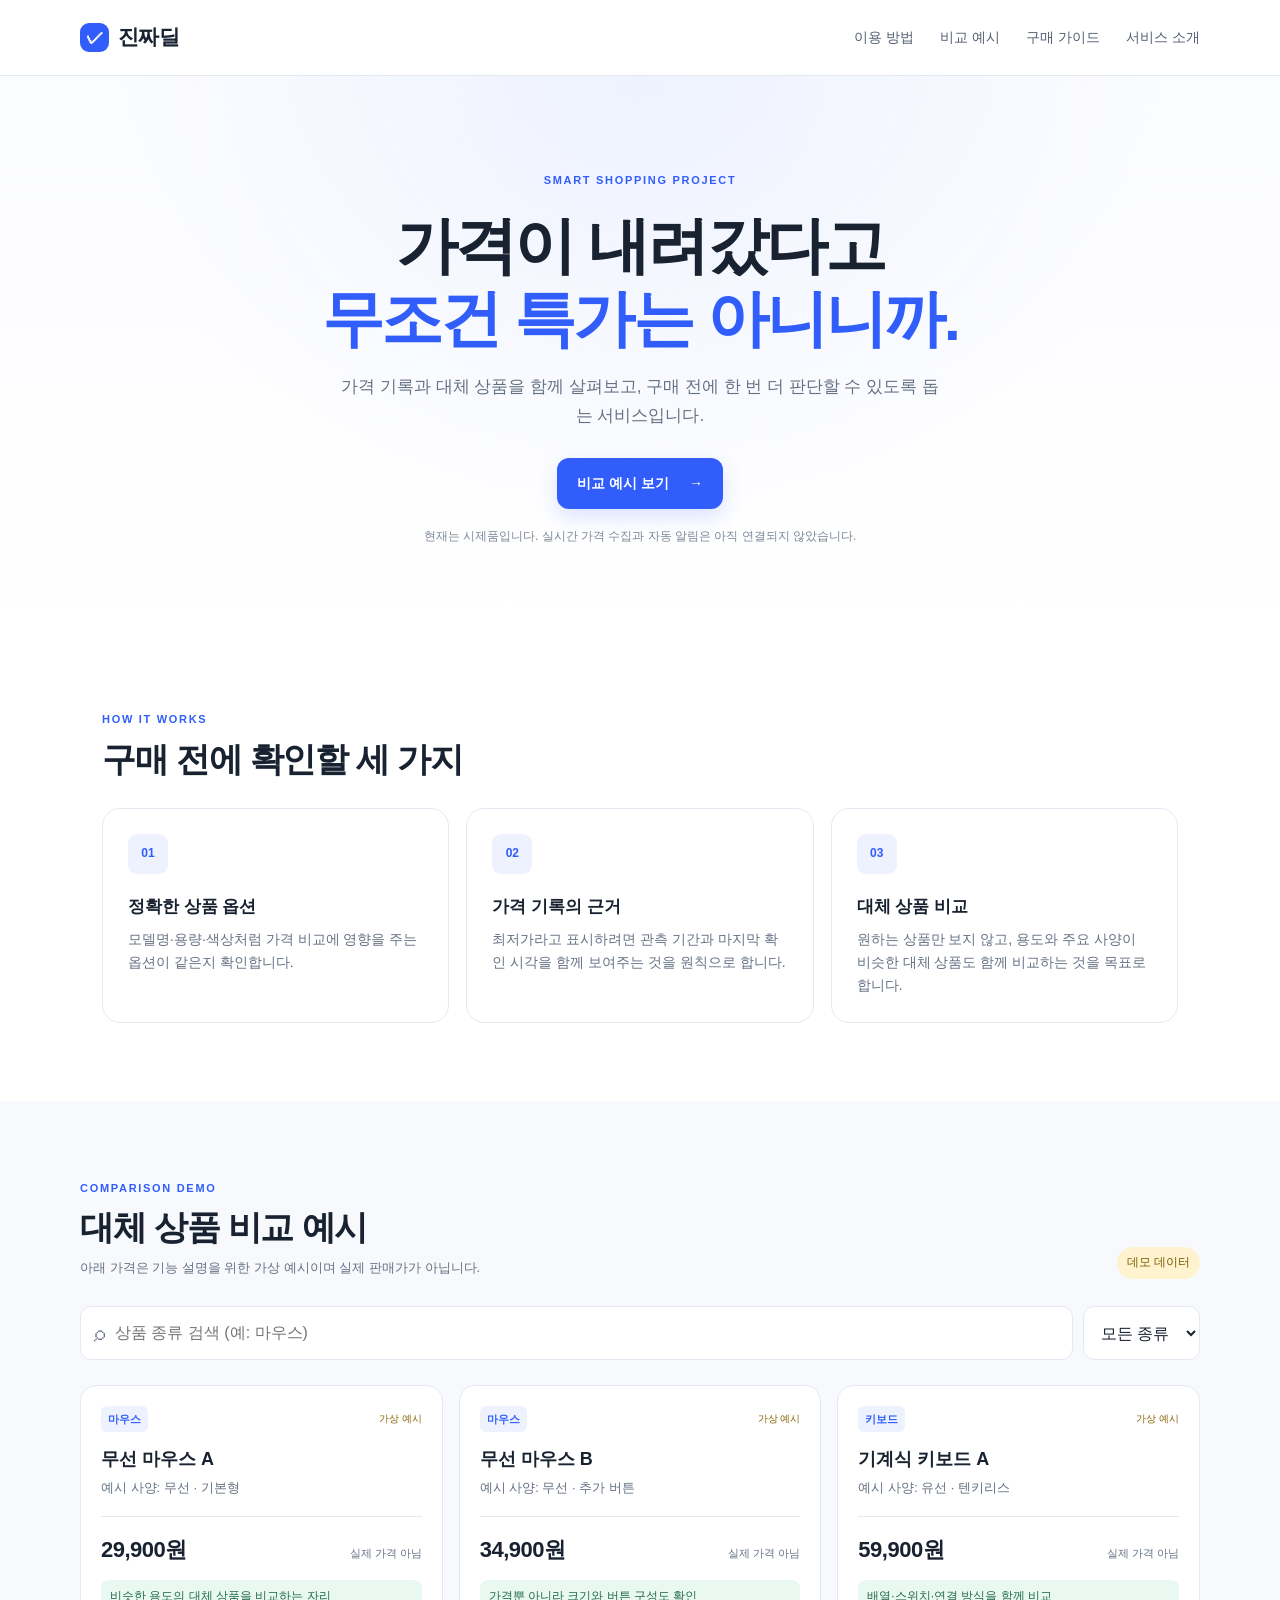
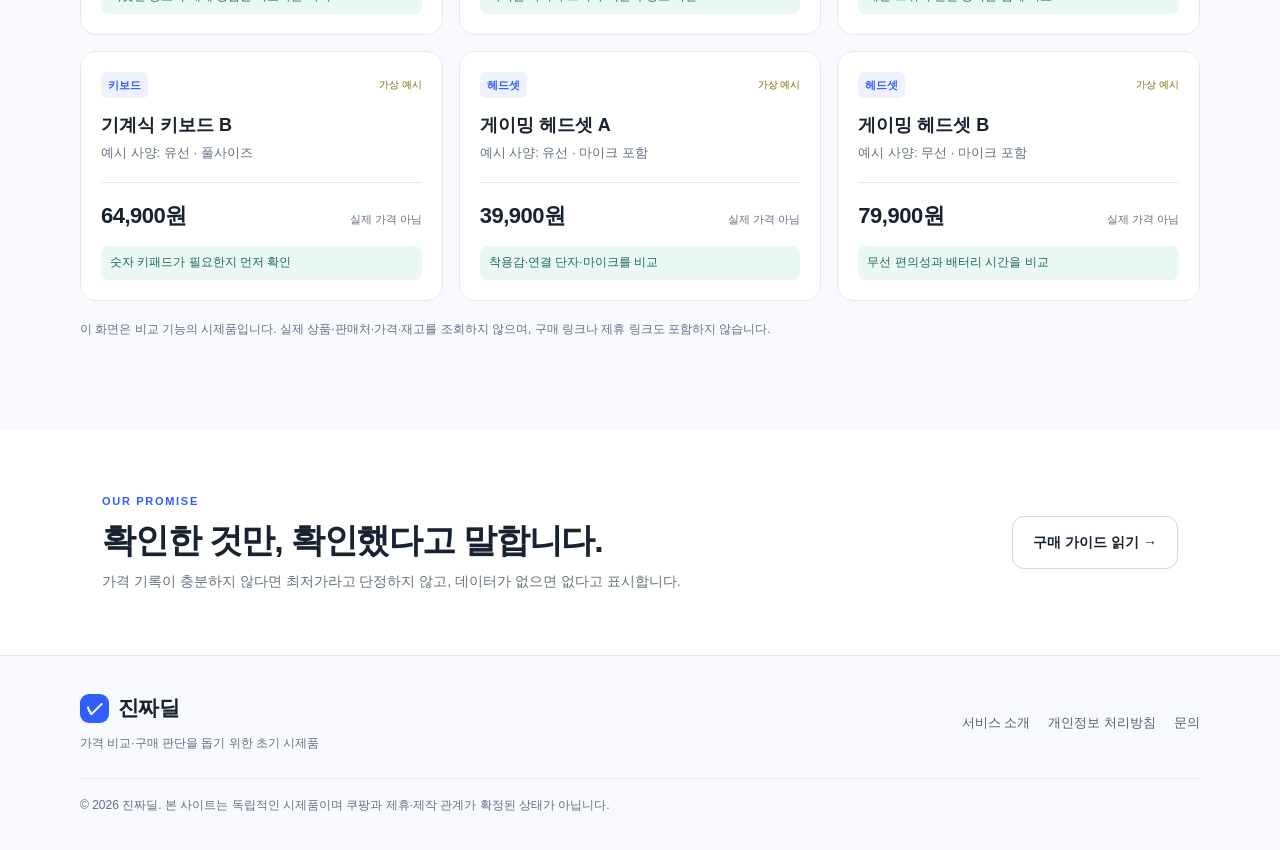
<file: index.html>
<!doctype html>
<html lang="ko">
<head>
  <meta charset="utf-8">
  <meta name="viewport" content="width=device-width, initial-scale=1">
  <meta name="description" content="원하는 상품의 가격을 비교하고, 구매 전에 확인할 기준을 알아보는 가격 정보 서비스 진짜딜의 시제품입니다.">
  <title>진짜딜 | 가격을 비교하고, 이유를 확인하다</title>
  <link rel="stylesheet" href="style.css">
</head>
<body>
<header class="site-header">
  <a class="brand" href="index.html"><span class="brand-mark">✓</span> 진짜딜</a>
  <nav><a href="#how">이용 방법</a><a href="#compare">비교 예시</a><a href="guide.html">구매 가이드</a><a href="about.html">서비스 소개</a></nav>
</header>
<main>
  <section class="hero">
    <div class="eyebrow">SMART SHOPPING PROJECT</div>
    <h1>가격이 내려갔다고<br><span>무조건 특가는 아니니까.</span></h1>
    <p>가격 기록과 대체 상품을 함께 살펴보고, 구매 전에 한 번 더 판단할 수 있도록 돕는 서비스입니다.</p>
    <a class="primary-button" href="#compare">비교 예시 보기 <span aria-hidden="true">→</span></a>
    <div class="hero-note">현재는 시제품입니다. 실시간 가격 수집과 자동 알림은 아직 연결되지 않았습니다.</div>
  </section>

  <section class="section" id="how">
    <div class="section-heading"><div><div class="eyebrow">HOW IT WORKS</div><h2>구매 전에 확인할 세 가지</h2></div></div>
    <div class="feature-grid">
      <article class="feature"><div class="feature-icon">01</div><h3>정확한 상품 옵션</h3><p>모델명·용량·색상처럼 가격 비교에 영향을 주는 옵션이 같은지 확인합니다.</p></article>
      <article class="feature"><div class="feature-icon">02</div><h3>가격 기록의 근거</h3><p>최저가라고 표시하려면 관측 기간과 마지막 확인 시각을 함께 보여주는 것을 원칙으로 합니다.</p></article>
      <article class="feature"><div class="feature-icon">03</div><h3>대체 상품 비교</h3><p>원하는 상품만 보지 않고, 용도와 주요 사양이 비슷한 대체 상품도 함께 비교하는 것을 목표로 합니다.</p></article>
    </div>
  </section>

  <section class="section compare-section" id="compare">
    <div class="section-heading"><div><div class="eyebrow">COMPARISON DEMO</div><h2>대체 상품 비교 예시</h2><p class="section-desc">아래 가격은 기능 설명을 위한 가상 예시이며 실제 판매가가 아닙니다.</p></div><span class="demo-tag">데모 데이터</span></div>
    <div class="toolbar"><label class="search-box"><span>⌕</span><input id="search" type="search" placeholder="상품 종류 검색 (예: 마우스)" aria-label="상품 종류 검색"></label><select id="category" aria-label="상품 종류 선택"><option value="all">모든 종류</option><option value="mouse">마우스</option><option value="keyboard">키보드</option><option value="headset">헤드셋</option></select></div>
    <div id="product-grid" class="product-grid"></div>
    <p class="fine-print">이 화면은 비교 기능의 시제품입니다. 실제 상품·판매처·가격·재고를 조회하지 않으며, 구매 링크나 제휴 링크도 포함하지 않습니다.</p>
  </section>

  <section class="cta">
    <div><div class="eyebrow">OUR PROMISE</div><h2>확인한 것만, 확인했다고 말합니다.</h2><p>가격 기록이 충분하지 않다면 최저가라고 단정하지 않고, 데이터가 없으면 없다고 표시합니다.</p></div>
    <a class="outline-button" href="guide.html">구매 가이드 읽기 →</a>
  </section>
</main>
<footer class="site-footer">
  <div><a class="brand" href="index.html"><span class="brand-mark">✓</span> 진짜딜</a><p>가격 비교·구매 판단을 돕기 위한 초기 시제품</p></div>
  <div class="footer-links"><a href="about.html">서비스 소개</a><a href="privacy.html">개인정보 처리방침</a><a href="contact.html">문의</a></div>
  <p class="copyright">© 2026 진짜딜. 본 사이트는 독립적인 시제품이며 쿠팡과 제휴·제작 관계가 확정된 상태가 아닙니다.</p>
</footer>
<script src="app.js"></script>
</body>
</html>
</file>
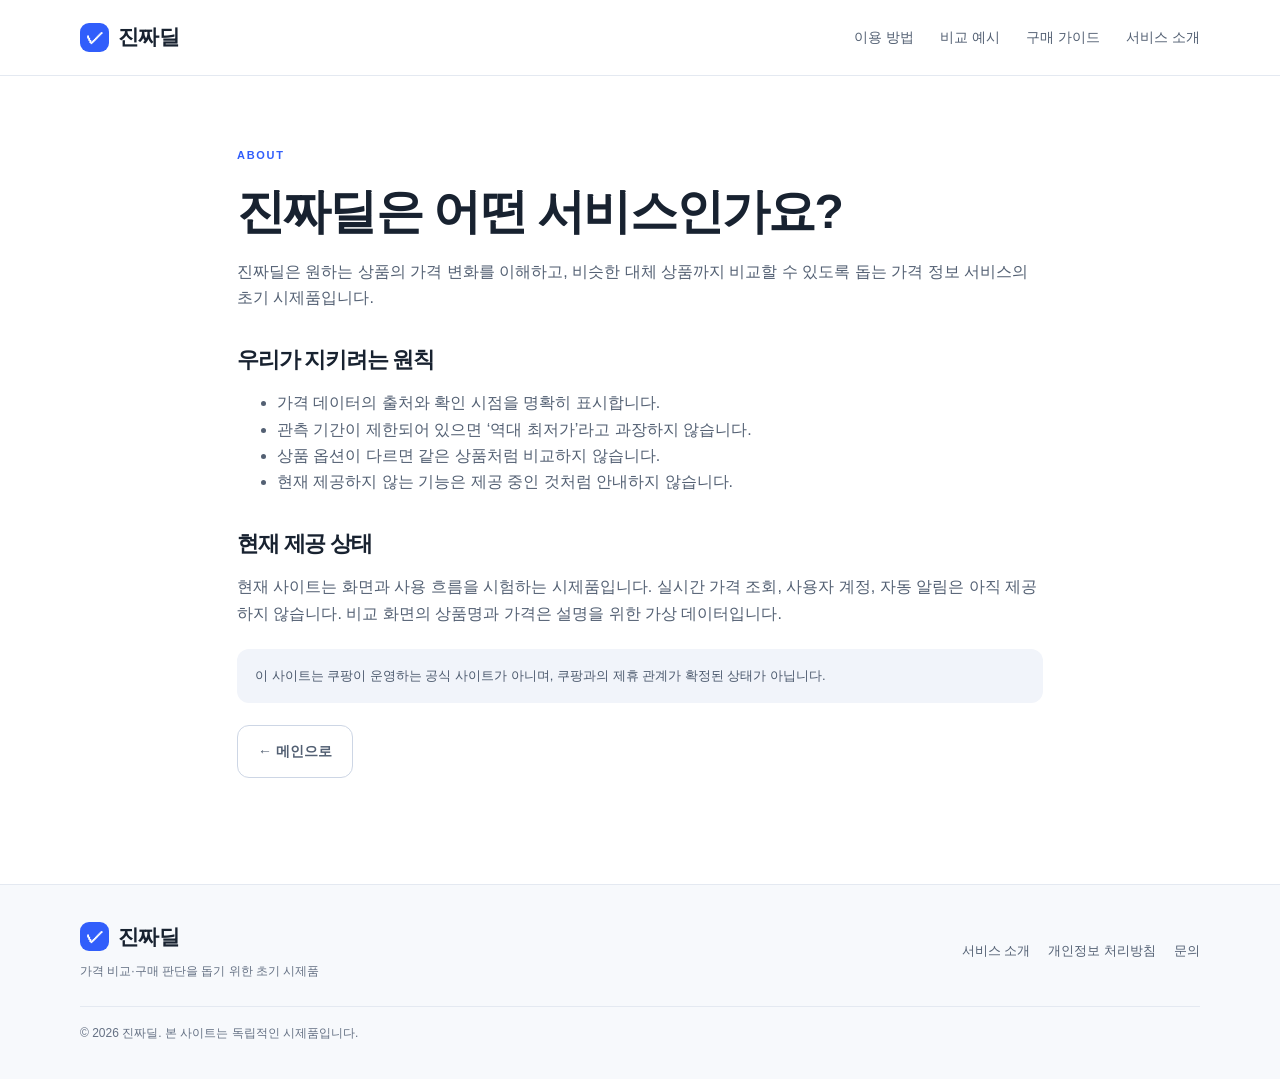
<file: about.html>
<!doctype html>
<html lang="ko"><head><meta charset="utf-8"><meta name="viewport" content="width=device-width,initial-scale=1"><title>서비스 소개 | 진짜딜</title><link rel="stylesheet" href="style.css"></head>
<body><header class="site-header"><a class="brand" href="index.html"><span class="brand-mark">✓</span> 진짜딜</a><nav><a href="index.html#how">이용 방법</a><a href="index.html#compare">비교 예시</a><a href="guide.html">구매 가이드</a><a href="about.html">서비스 소개</a></nav></header>
<main class="content-page"><div class="eyebrow">ABOUT</div><h1>진짜딜은 어떤 서비스인가요?</h1><p>진짜딜은 원하는 상품의 가격 변화를 이해하고, 비슷한 대체 상품까지 비교할 수 있도록 돕는 가격 정보 서비스의 초기 시제품입니다.</p><h2>우리가 지키려는 원칙</h2><ul><li>가격 데이터의 출처와 확인 시점을 명확히 표시합니다.</li><li>관측 기간이 제한되어 있으면 ‘역대 최저가’라고 과장하지 않습니다.</li><li>상품 옵션이 다르면 같은 상품처럼 비교하지 않습니다.</li><li>현재 제공하지 않는 기능은 제공 중인 것처럼 안내하지 않습니다.</li></ul><h2>현재 제공 상태</h2><p>현재 사이트는 화면과 사용 흐름을 시험하는 시제품입니다. 실시간 가격 조회, 사용자 계정, 자동 알림은 아직 제공하지 않습니다. 비교 화면의 상품명과 가격은 설명을 위한 가상 데이터입니다.</p><div class="notice">이 사이트는 쿠팡이 운영하는 공식 사이트가 아니며, 쿠팡과의 제휴 관계가 확정된 상태가 아닙니다.</div><p><a class="outline-button" href="index.html">← 메인으로</a></p></main>
<footer class="site-footer"><div><a class="brand" href="index.html"><span class="brand-mark">✓</span> 진짜딜</a><p>가격 비교·구매 판단을 돕기 위한 초기 시제품</p></div><div class="footer-links"><a href="about.html">서비스 소개</a><a href="privacy.html">개인정보 처리방침</a><a href="contact.html">문의</a></div><p class="copyright">© 2026 진짜딜. 본 사이트는 독립적인 시제품입니다.</p></footer></body></html>
</file>
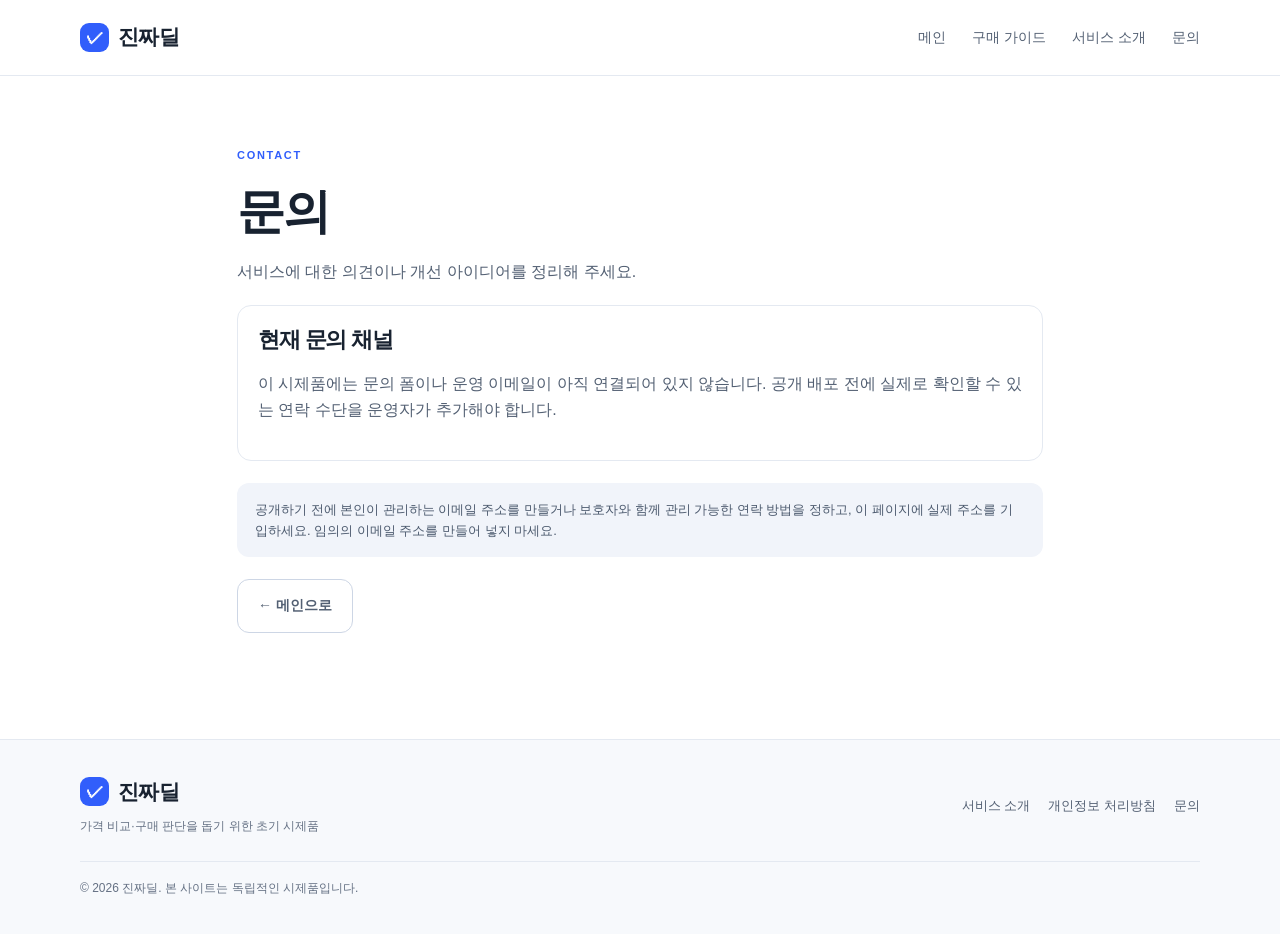
<file: contact.html>
<!doctype html>
<html lang="ko"><head><meta charset="utf-8"><meta name="viewport" content="width=device-width,initial-scale=1"><title>문의 | 진짜딜</title><link rel="stylesheet" href="style.css"></head>
<body><header class="site-header"><a class="brand" href="index.html"><span class="brand-mark">✓</span> 진짜딜</a><nav><a href="index.html">메인</a><a href="guide.html">구매 가이드</a><a href="about.html">서비스 소개</a><a href="contact.html">문의</a></nav></header>
<main class="content-page"><div class="eyebrow">CONTACT</div><h1>문의</h1><p>서비스에 대한 의견이나 개선 아이디어를 정리해 주세요.</p><div class="contact-card"><h2 style="margin-top:0">현재 문의 채널</h2><p>이 시제품에는 문의 폼이나 운영 이메일이 아직 연결되어 있지 않습니다. 공개 배포 전에 실제로 확인할 수 있는 연락 수단을 운영자가 추가해야 합니다.</p></div><div class="notice">공개하기 전에 본인이 관리하는 이메일 주소를 만들거나 보호자와 함께 관리 가능한 연락 방법을 정하고, 이 페이지에 실제 주소를 기입하세요. 임의의 이메일 주소를 만들어 넣지 마세요.</div><p><a class="outline-button" href="index.html">← 메인으로</a></p></main>
<footer class="site-footer"><div><a class="brand" href="index.html"><span class="brand-mark">✓</span> 진짜딜</a><p>가격 비교·구매 판단을 돕기 위한 초기 시제품</p></div><div class="footer-links"><a href="about.html">서비스 소개</a><a href="privacy.html">개인정보 처리방침</a><a href="contact.html">문의</a></div><p class="copyright">© 2026 진짜딜. 본 사이트는 독립적인 시제품입니다.</p></footer></body></html>
</file>
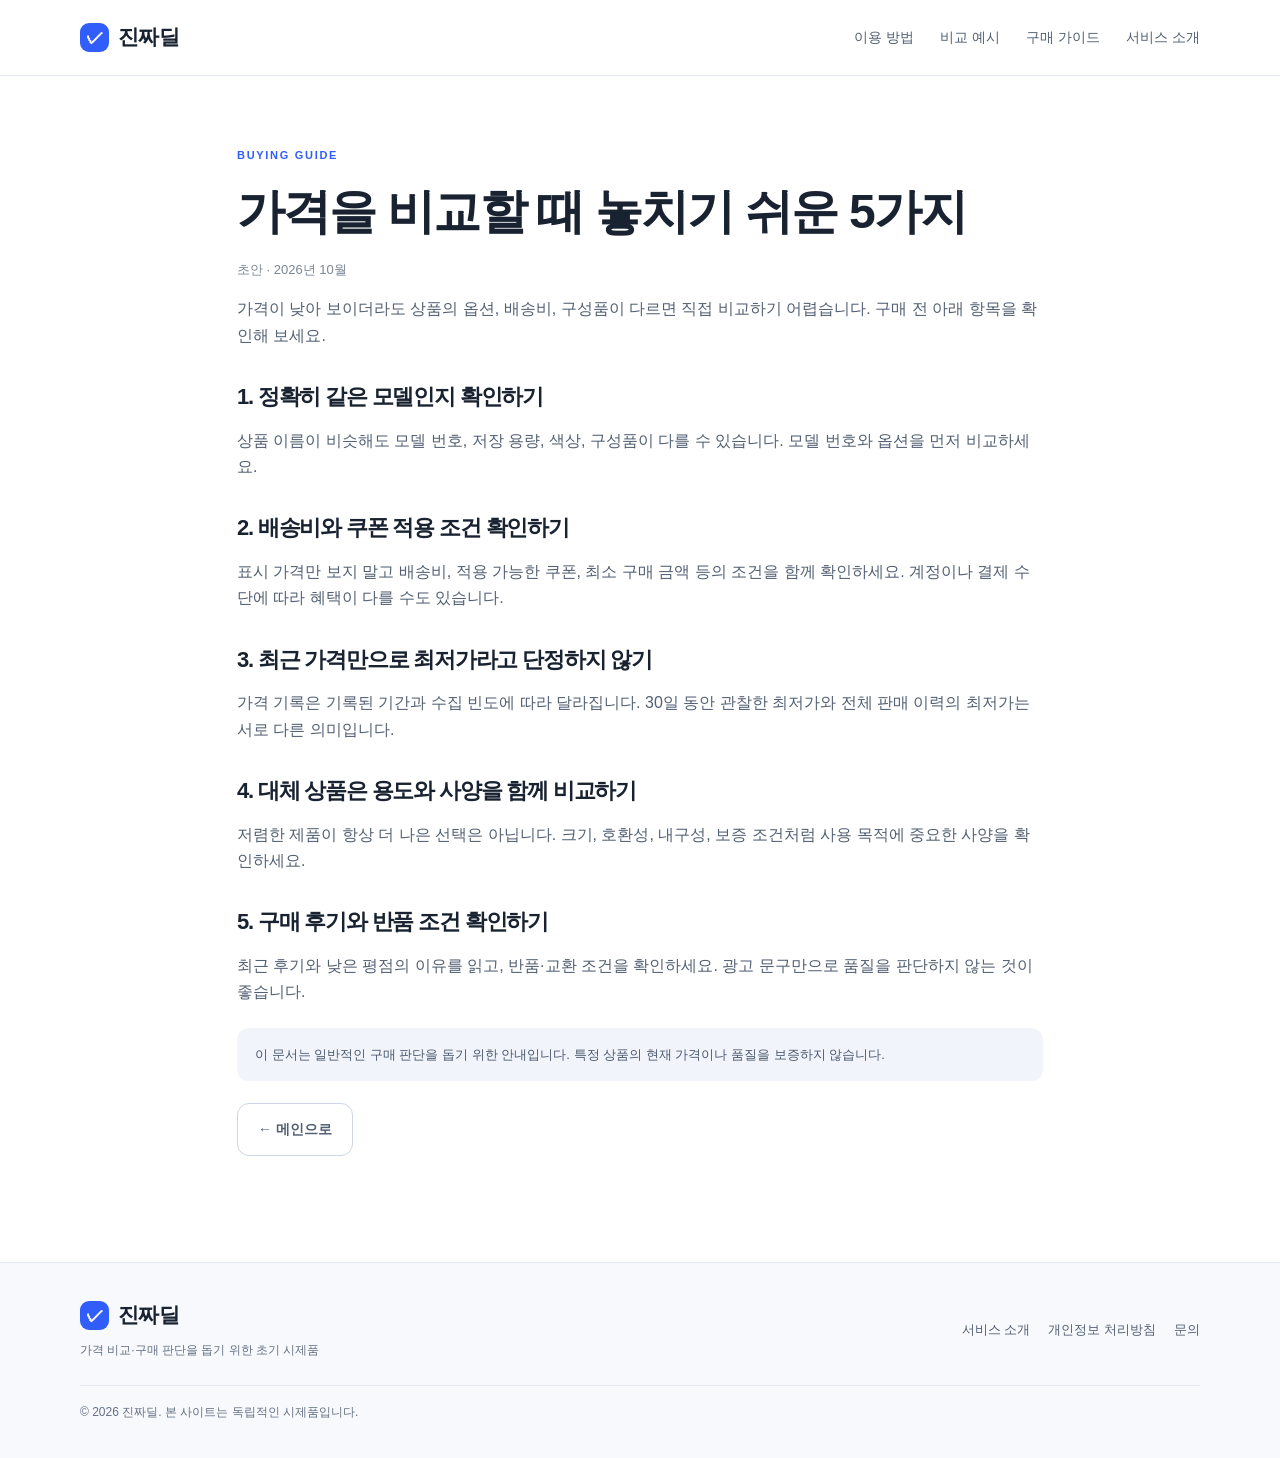
<file: guide.html>
<!doctype html>
<html lang="ko"><head><meta charset="utf-8"><meta name="viewport" content="width=device-width,initial-scale=1"><title>구매 가이드 | 진짜딜</title><link rel="stylesheet" href="style.css"></head>
<body><header class="site-header"><a class="brand" href="index.html"><span class="brand-mark">✓</span> 진짜딜</a><nav><a href="index.html#how">이용 방법</a><a href="index.html#compare">비교 예시</a><a href="guide.html">구매 가이드</a><a href="about.html">서비스 소개</a></nav></header>
<main class="content-page"><div class="eyebrow">BUYING GUIDE</div><h1>가격을 비교할 때 놓치기 쉬운 5가지</h1><p class="updated">초안 · 2026년 10월</p><p>가격이 낮아 보이더라도 상품의 옵션, 배송비, 구성품이 다르면 직접 비교하기 어렵습니다. 구매 전 아래 항목을 확인해 보세요.</p>
<h2>1. 정확히 같은 모델인지 확인하기</h2><p>상품 이름이 비슷해도 모델 번호, 저장 용량, 색상, 구성품이 다를 수 있습니다. 모델 번호와 옵션을 먼저 비교하세요.</p>
<h2>2. 배송비와 쿠폰 적용 조건 확인하기</h2><p>표시 가격만 보지 말고 배송비, 적용 가능한 쿠폰, 최소 구매 금액 등의 조건을 함께 확인하세요. 계정이나 결제 수단에 따라 혜택이 다를 수도 있습니다.</p>
<h2>3. 최근 가격만으로 최저가라고 단정하지 않기</h2><p>가격 기록은 기록된 기간과 수집 빈도에 따라 달라집니다. 30일 동안 관찰한 최저가와 전체 판매 이력의 최저가는 서로 다른 의미입니다.</p>
<h2>4. 대체 상품은 용도와 사양을 함께 비교하기</h2><p>저렴한 제품이 항상 더 나은 선택은 아닙니다. 크기, 호환성, 내구성, 보증 조건처럼 사용 목적에 중요한 사양을 확인하세요.</p>
<h2>5. 구매 후기와 반품 조건 확인하기</h2><p>최근 후기와 낮은 평점의 이유를 읽고, 반품·교환 조건을 확인하세요. 광고 문구만으로 품질을 판단하지 않는 것이 좋습니다.</p>
<div class="notice">이 문서는 일반적인 구매 판단을 돕기 위한 안내입니다. 특정 상품의 현재 가격이나 품질을 보증하지 않습니다.</div><p><a class="outline-button" href="index.html">← 메인으로</a></p></main>
<footer class="site-footer"><div><a class="brand" href="index.html"><span class="brand-mark">✓</span> 진짜딜</a><p>가격 비교·구매 판단을 돕기 위한 초기 시제품</p></div><div class="footer-links"><a href="about.html">서비스 소개</a><a href="privacy.html">개인정보 처리방침</a><a href="contact.html">문의</a></div><p class="copyright">© 2026 진짜딜. 본 사이트는 독립적인 시제품입니다.</p></footer></body></html>
</file>
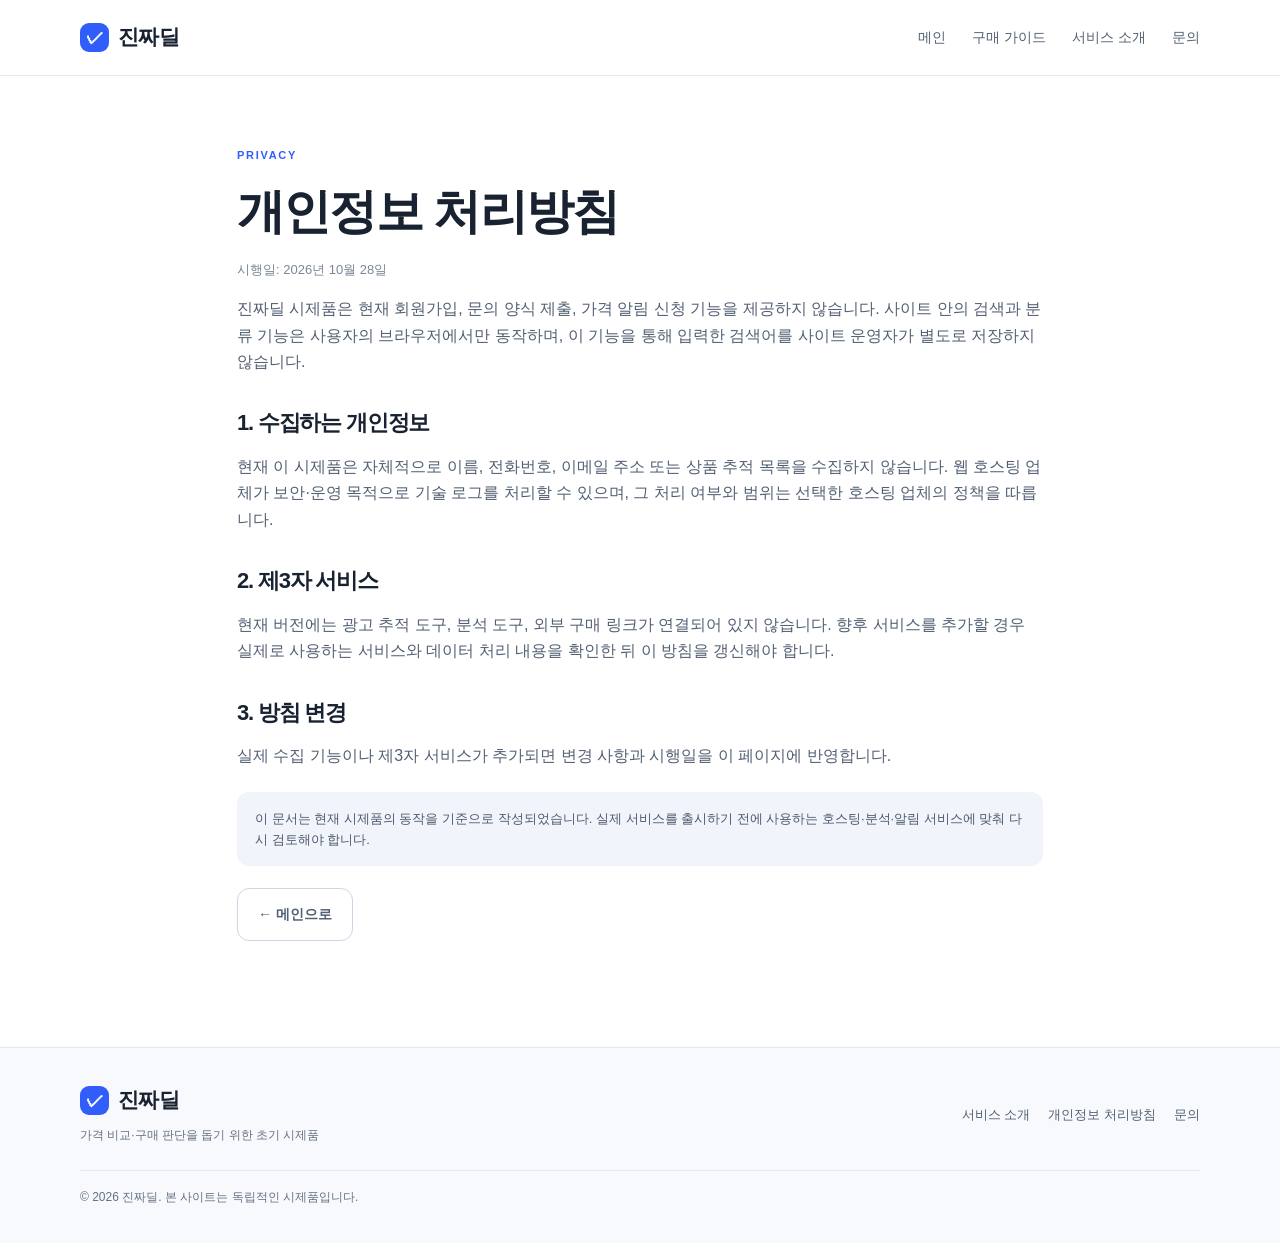
<file: privacy.html>
<!doctype html>
<html lang="ko"><head><meta charset="utf-8"><meta name="viewport" content="width=device-width,initial-scale=1"><title>개인정보 처리방침 | 진짜딜</title><link rel="stylesheet" href="style.css"></head>
<body><header class="site-header"><a class="brand" href="index.html"><span class="brand-mark">✓</span> 진짜딜</a><nav><a href="index.html">메인</a><a href="guide.html">구매 가이드</a><a href="about.html">서비스 소개</a><a href="contact.html">문의</a></nav></header>
<main class="content-page"><div class="eyebrow">PRIVACY</div><h1>개인정보 처리방침</h1><p class="updated">시행일: 2026년 10월 28일</p><p>진짜딜 시제품은 현재 회원가입, 문의 양식 제출, 가격 알림 신청 기능을 제공하지 않습니다. 사이트 안의 검색과 분류 기능은 사용자의 브라우저에서만 동작하며, 이 기능을 통해 입력한 검색어를 사이트 운영자가 별도로 저장하지 않습니다.</p><h2>1. 수집하는 개인정보</h2><p>현재 이 시제품은 자체적으로 이름, 전화번호, 이메일 주소 또는 상품 추적 목록을 수집하지 않습니다. 웹 호스팅 업체가 보안·운영 목적으로 기술 로그를 처리할 수 있으며, 그 처리 여부와 범위는 선택한 호스팅 업체의 정책을 따릅니다.</p><h2>2. 제3자 서비스</h2><p>현재 버전에는 광고 추적 도구, 분석 도구, 외부 구매 링크가 연결되어 있지 않습니다. 향후 서비스를 추가할 경우 실제로 사용하는 서비스와 데이터 처리 내용을 확인한 뒤 이 방침을 갱신해야 합니다.</p><h2>3. 방침 변경</h2><p>실제 수집 기능이나 제3자 서비스가 추가되면 변경 사항과 시행일을 이 페이지에 반영합니다.</p><div class="notice">이 문서는 현재 시제품의 동작을 기준으로 작성되었습니다. 실제 서비스를 출시하기 전에 사용하는 호스팅·분석·알림 서비스에 맞춰 다시 검토해야 합니다.</div><p><a class="outline-button" href="index.html">← 메인으로</a></p></main>
<footer class="site-footer"><div><a class="brand" href="index.html"><span class="brand-mark">✓</span> 진짜딜</a><p>가격 비교·구매 판단을 돕기 위한 초기 시제품</p></div><div class="footer-links"><a href="about.html">서비스 소개</a><a href="privacy.html">개인정보 처리방침</a><a href="contact.html">문의</a></div><p class="copyright">© 2026 진짜딜. 본 사이트는 독립적인 시제품입니다.</p></footer></body></html>
</file>
<file: style.css>
:root{--ink:#182230;--muted:#657184;--blue:#315efb;--line:#e4e9f1;--paper:#f7f9fc;--white:#fff;--mint:#eaf8f2}
*{box-sizing:border-box}html{scroll-behavior:smooth}body{margin:0;color:var(--ink);font-family:Inter,-apple-system,BlinkMacSystemFont,"Segoe UI","Noto Sans KR",sans-serif;line-height:1.65;background:#fff}a{color:inherit;text-decoration:none}.site-header{height:76px;display:flex;align-items:center;justify-content:space-between;padding:0 max(22px,calc((100% - 1120px)/2));border-bottom:1px solid var(--line);background:#fff;position:sticky;top:0;z-index:10}.brand{font-weight:850;font-size:21px;letter-spacing:-.7px;display:inline-flex;align-items:center;gap:9px}.brand-mark{display:inline-grid;place-items:center;width:29px;height:29px;border-radius:9px;background:var(--blue);color:#fff;font-size:18px}.site-header nav{display:flex;gap:26px;font-size:14px;color:#536073}.site-header nav a:hover,.footer-links a:hover{color:var(--blue)}.hero{padding:95px 22px 86px;text-align:center;background:radial-gradient(ellipse at 50% 0%,#eef2ff 0,transparent 58%),linear-gradient(#fbfcff,#fff)}.eyebrow{font-size:11px;font-weight:850;letter-spacing:1.7px;color:var(--blue)}h1{font-size:clamp(36px,6vw,62px);letter-spacing:-2.7px;line-height:1.18;margin:20px 0 18px;font-weight:850}.hero h1 span{color:var(--blue)}.hero p{max-width:610px;margin:0 auto;color:var(--muted);font-size:17px}.primary-button,.outline-button{display:inline-flex;align-items:center;gap:20px;border-radius:12px;padding:14px 20px;font-weight:750;font-size:14px;margin-top:28px}.primary-button{background:var(--blue);color:#fff;box-shadow:0 8px 20px #315efb2b}.outline-button{border:1px solid #cdd6e5;background:#fff;margin:0;white-space:nowrap}.hero-note{font-size:12px;color:#7b8797;margin-top:18px}.section{max-width:1120px;margin:0 auto;padding:78px 22px}.section-heading{display:flex;align-items:end;justify-content:space-between;gap:18px;margin-bottom:27px}h2{font-size:clamp(25px,3.5vw,34px);letter-spacing:-1.2px;line-height:1.3;margin:8px 0 0}.section-desc{color:var(--muted);font-size:13px;margin:8px 0 0}.feature-grid{display:grid;grid-template-columns:repeat(3,1fr);gap:17px}.feature{border:1px solid var(--line);border-radius:18px;padding:25px;background:#fff}.feature-icon{font-size:12px;font-weight:850;color:var(--blue);background:#eef2ff;border-radius:9px;display:grid;place-items:center;width:40px;height:40px}.feature h3{font-size:17px;margin:19px 0 7px}.feature p{font-size:14px;color:var(--muted);margin:0}.compare-section{background:var(--paper);max-width:none;padding-left:max(22px,calc((100% - 1120px)/2));padding-right:max(22px,calc((100% - 1120px)/2))}.demo-tag{font-size:12px;color:#7a5a00;background:#fff3cf;padding:6px 10px;border-radius:30px;white-space:nowrap}.toolbar{display:flex;gap:10px;margin:25px 0}.search-box{display:flex;align-items:center;gap:10px;flex:1;background:#fff;border:1px solid var(--line);border-radius:11px;padding:0 13px}.search-box span{font-size:22px;color:var(--muted)}.search-box input{width:100%;border:0;outline:0;padding:13px 0;font:inherit;background:transparent}.toolbar select{border:1px solid var(--line);border-radius:11px;padding:0 13px;background:#fff;color:var(--ink);font:inherit}.product-grid{display:grid;grid-template-columns:repeat(3,1fr);gap:16px}.product-card{background:#fff;border:1px solid var(--line);border-radius:16px;padding:20px;display:flex;flex-direction:column;min-height:240px}.product-top{display:flex;justify-content:space-between;gap:10px;align-items:center}.product-type{font-size:11px;color:var(--blue);font-weight:800;background:#eef2ff;border-radius:6px;padding:4px 7px}.demo-label{font-size:10px;color:#866000}.product-card h3{font-size:18px;line-height:1.4;margin:15px 0 4px}.spec{font-size:13px;color:var(--muted);margin:0 0 18px}.price-row{display:flex;align-items:baseline;justify-content:space-between;margin-top:auto;border-top:1px solid var(--line);padding-top:15px}.price{font-size:22px;font-weight:850;letter-spacing:-.5px}.price-caption{font-size:11px;color:var(--muted)}.alternative{font-size:12px;background:var(--mint);color:#206b4e;padding:7px 9px;border-radius:8px;margin-top:12px}.empty{grid-column:1/-1;padding:30px;text-align:center;color:var(--muted);background:#fff;border:1px dashed var(--line);border-radius:14px}.fine-print{font-size:12px;color:var(--muted);margin-top:19px}.cta{max-width:1120px;margin:0 auto;padding:62px 22px;display:flex;align-items:center;justify-content:space-between;gap:28px}.cta h2{margin:8px 0}.cta p{color:var(--muted);max-width:630px;margin:8px 0 0;font-size:14px}.site-footer{padding:35px max(22px,calc((100% - 1120px)/2));background:#f7f9fc;border-top:1px solid var(--line);display:grid;grid-template-columns:1fr auto;gap:18px}.site-footer p{font-size:12px;color:var(--muted);margin:8px 0 0}.footer-links{display:flex;gap:18px;font-size:13px;color:#536073;align-items:center}.copyright{grid-column:1/-1;border-top:1px solid var(--line);padding-top:17px!important;margin-top:6px!important}.content-page{max-width:850px;margin:0 auto;padding:70px 22px 90px;min-height:65vh}.content-page h1{font-size:clamp(32px,5vw,48px);letter-spacing:-1.8px}.content-page h2{font-size:22px;margin-top:34px}.content-page p,.content-page li{color:#536073}.content-page .updated{font-size:13px;color:#7b8797}.notice{padding:16px 18px;border-radius:12px;background:#f1f4fa;color:#4c5a6e;font-size:13px;margin:22px 0}.contact-card{padding:20px;border:1px solid var(--line);border-radius:14px;margin-top:20px}
@media(max-width:720px){.site-header{height:auto;min-height:66px;flex-wrap:wrap;padding:14px 18px;gap:12px}.site-header nav{width:100%;gap:16px;overflow:auto;font-size:12px;padding-bottom:3px}.hero{padding:68px 20px}.hero p{font-size:15px}.section{padding:55px 18px}.feature-grid,.product-grid{grid-template-columns:1fr}.feature{padding:21px}.section-heading{align-items:start;flex-direction:column}.compare-section{padding-left:18px;padding-right:18px}.toolbar{flex-direction:column}.toolbar select{height:46px}.cta{padding:48px 18px;align-items:start;flex-direction:column}.site-footer{padding:28px 18px;grid-template-columns:1fr}.footer-links{flex-wrap:wrap}.copyright{grid-column:auto}.content-page{padding:48px 20px 70px}}
</file>
